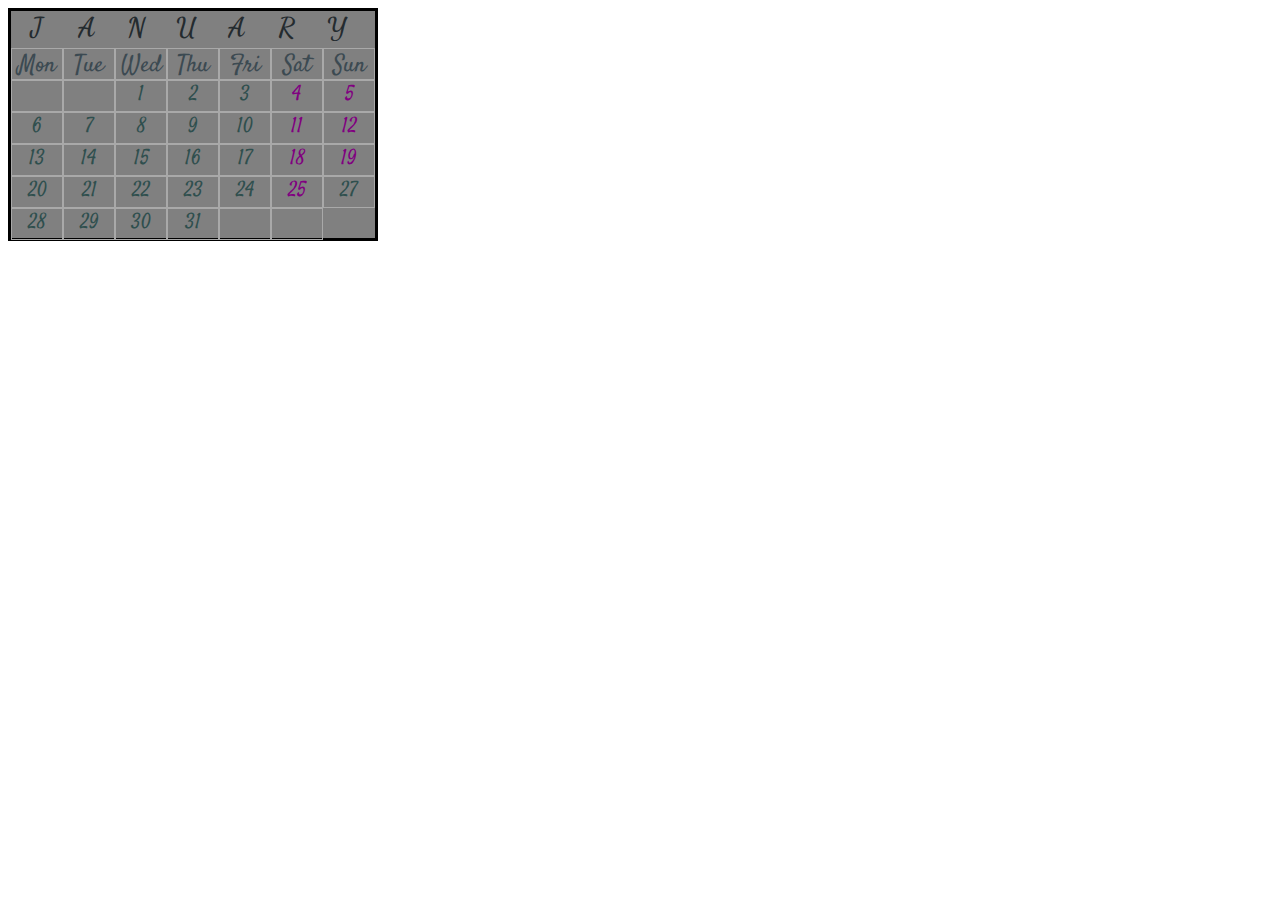
<file: homework3/index.html>
<!DOCTYPE html>
<html lang="en">
  <head>
    <meta charset="UTF-8" />
    <meta name="viewport" content="width=device-width, initial-scale=1.0" />
    <meta http-equiv="X-UA-Compatible" content="ie=edge" />
    <title>Calendar</title>
    <link rel="stylesheet" href="style.css" />
    <link
      href="https://fonts.googleapis.com/css?family=Satisfy&display=swap"
      rel="stylesheet"
    />
    <link
      href="https://fonts.googleapis.com/css?family=Dancing+Script&display=swap"
      rel="stylesheet"
    />
  </head>

  <body>
    <div class="january">
      <div class="month">
        <div>J</div>
        <div>A</div>
        <div>N</div>
        <div>U</div>
        <div>A</div>
        <div>R</div>
        <div>Y</div>
      </div>
      <div class="daysOfWeek">
        <div>Mon</div>
        <div>Tue</div>
        <div>Wed</div>
        <div>Thu</div>
        <div>Fri</div>
        <div>Sat</div>
        <div>Sun</div>
      </div>
      <div class="dates">
          <div></div>
          <div></div>
          <div>1</div>
          <div>2</div>
          <div>3</div>
          <div class="holiday">4</div>
          <div class="holiday">5</div>
          <div>6</div>
          <div>7</div>
          <div>8</div>
          <div>9</div>
          <div>10</div>
          <div class="holiday">11</div>
          <div class="holiday">12</div>
          <div>13</div>
          <div>14</div>
          <div>15</div>
          <div>16</div>
          <div>17</div>
          <div class="holiday">18</div>
          <div class="holiday">19</div>
          <div>20</div>
          <div>21</div>
          <div>22</div>
          <div>23</div>
          <div>24</div>
          <div class="holiday">25</div>
          <div>27</div>
          <div>28</div>
          <div>29</div>
          <div class="today">30</div>
          <div>31</div>
          <div class="holiday"></div>
          <div class="holiday"></div>
        </div>
      </div>
    </div>
  </body>
</html>
</file>
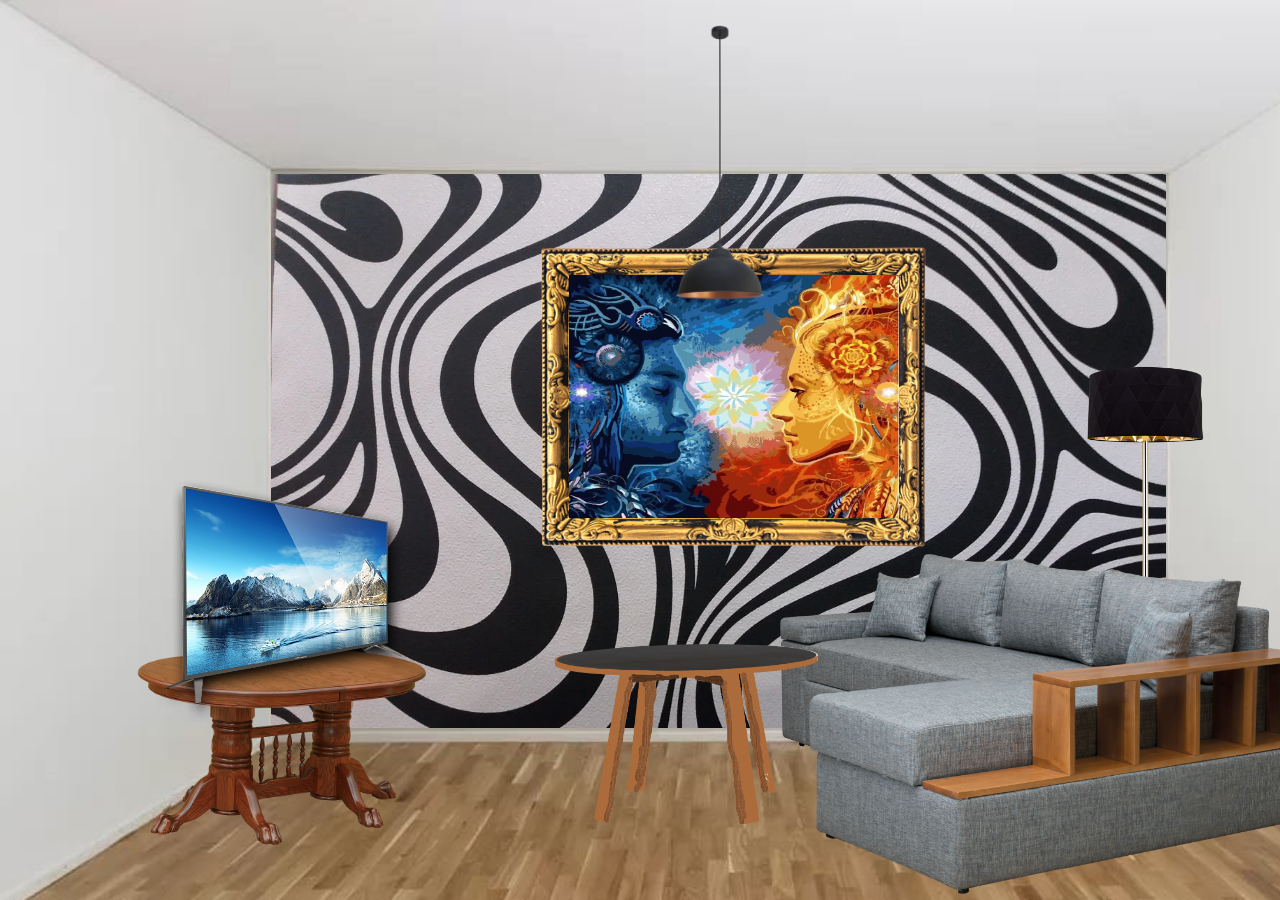
<file: homework4/index.html>
<!DOCTYPE html>
<html lang="en">
<head>
    <meta charset="UTF-8">
    <meta name="viewport" content="width=device-width, initial-scale=1.0">
    <meta http-equiv="X-UA-Compatible" content="ie=edge">
    <title>Document</title>
    <link rel="stylesheet" href="style.css">
</head>
<body>
    <div class="room">
        <div class="oboi"></div>
        <div class="sofa"><img src="pictures/sofa.png" style="height: 340px;"></div>
        <div class="lamp"><img src="pictures/lamp.png" style="height: 280px;"></div>
        <div class="torsher"><img src="pictures/torsher.png" style="height: 400px;"> </div>
        <div class="stol"><img src="pictures/stol.png" style="height: 180px;"></div>
        <div class="stol2"><img src="pictures/stol2.png" style="height: 210px;"></div>
        <div class="tv"><img src="pictures/tv.png" style="height: 250px;"></div>
        <div class="kartina">
            <div class="ramka"><img src="pictures/ramka.png" style="height: 310px;"></div>
            <div class="polotno"><img src="pictures/polotno.jpg" style="height: 243px; width: 330px;"></div>
        </div>
    </div>

</body>
</html>
</file>
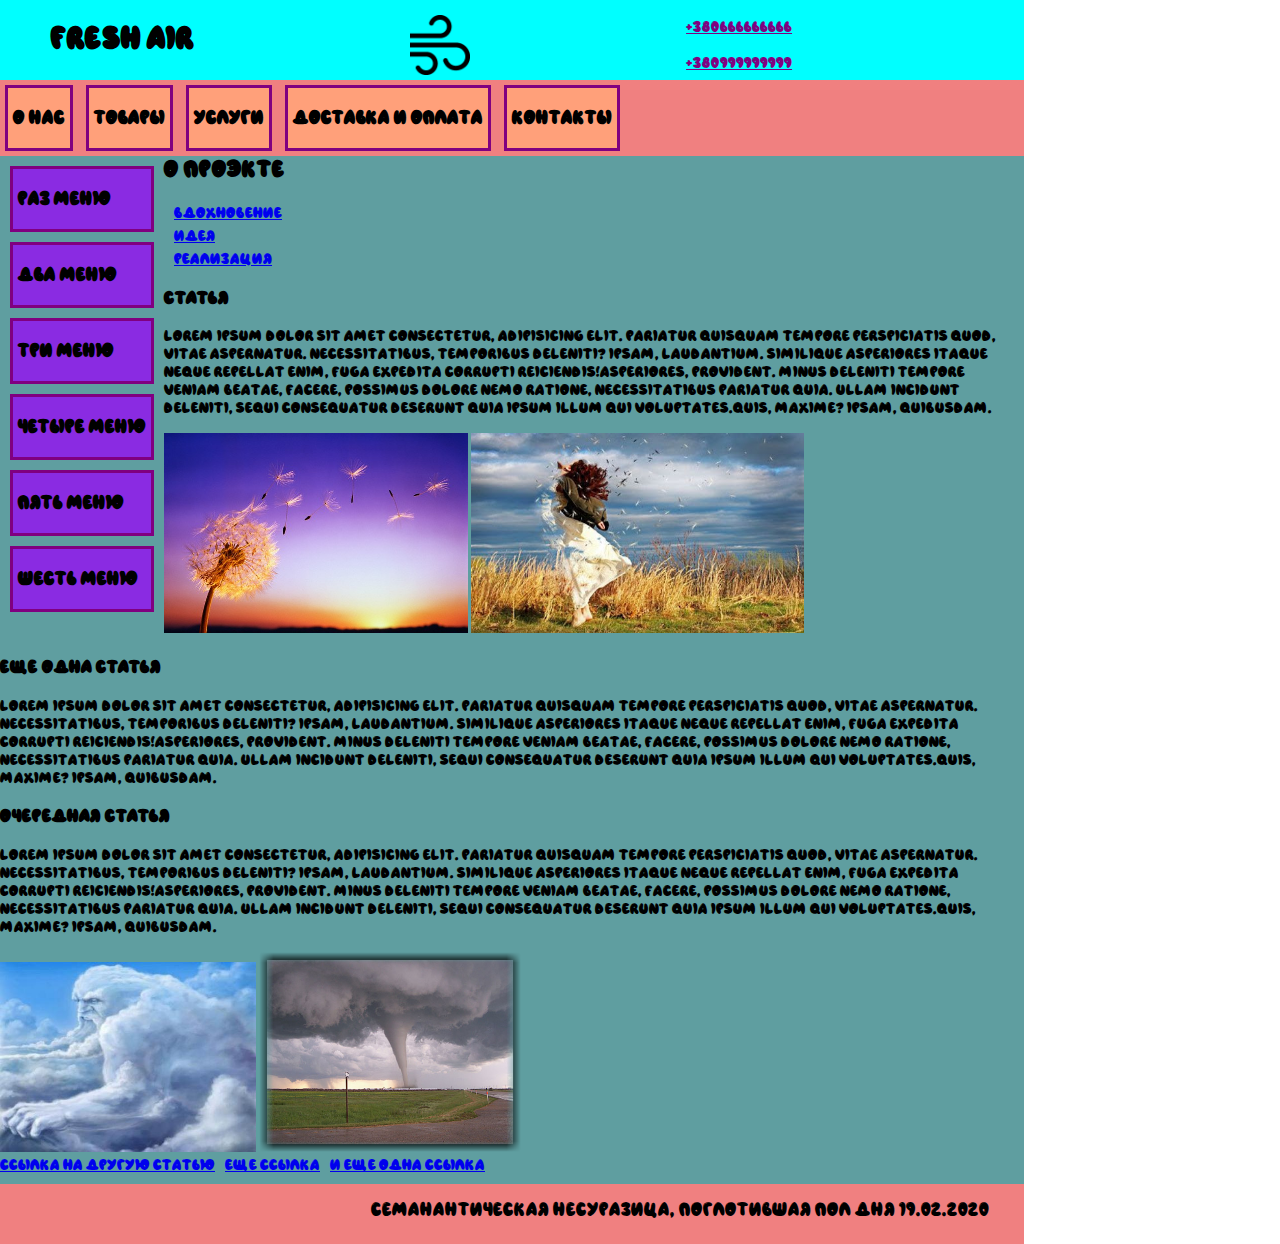
<file: homework5/index.html>
<!DOCTYPE html>
<html lang="en">
<style>
    @font-face {
    font-family: 'MurreyC'; 
    src: url(fonts/MurreyC.ttf);}
    @font-face {
        font-family: 'airfool';
        src: url(fonts/airfool.ttf);
    }
</style>
<head>
    <meta charset="UTF-8">
    <meta name="viewport" content="width=device-width, initial-scale=1.0">
    <title>Site</title>
    <link rel="stylesheet" href="style.css">
</head>
<body>
        <header>
            <div class="wrapper">
                <h1>Fresh Air®</h1>
                <div class="logo"><img src="pic/air.png" style="height: inherit;"></div>
                <div class="phone">
                    <a class="phone_vodaphone" href="tel:+380666666666">+380666666666</a>
                    <br>
                    <a class="phone_kyivstar" href="tel:+380999999999">+380999999999</a>
                </div>
            </div>
        </header>
        <nav>
            <div class="wrapper">
               <ul class="horizontal-menu">
                    <li><a href="javascript: void(0)">О нас</a></li>
                    <li><a href="javascript: void(0)">Товары</a></li>
                    <li><a href="javascript: void(0)">Услуги</a></li>
                    <li><a href="javascript: void(0)">Доставка и оплата</a></li>
                    <li><a href="javascript: void(0)">Контакты</a></li>
               </ul>
            </div>
        </nav>
        <aside>
            <div class="wrapper">
                <ul class="vertical-menu">
                    <li><a href="javascript: void(0)">раз меню</a></li>
                    <li><a href="javascript: void(0)">два меню</a></li>
                    <li><a href="javascript: void(0)">три меню</a></li>
                    <li><a href="javascript: void(0)">четыре меню</a></li>
                    <li><a href="javascript: void(0)">пять меню</a></li>
                    <li><a href="javascript: void(0)">шесть меню</a></li>
               </ul>        
            </div>
        </aside>
        <main>
            <section>
                <header>
                  <h2>О проэкте</h2>
                    <nav>
                      <ul>
                        <li><a href="javascript: void(0)">Вдохновение</a></li>
                        <li><a href="javascript: void(0)">Идея</a></li>
                        <li><a href="javascript: void(0)">Реализация</a></li>
                      </ul>
                    </nav>
                </header>
                <section>
                  <h3>Статья</h3>
                    <p>Lorem ipsum dolor sit amet consectetur, adipisicing elit. Pariatur quisquam tempore perspiciatis quod, vitae aspernatur.
                        
                        
                        Necessitatibus, temporibus deleniti? Ipsam, laudantium. Similique asperiores itaque neque repellat enim, fuga expedita
                         
                        corrupti reiciendis!Asperiores, provident. Minus deleniti tempore veniam beatae, facere, possimus dolore nemo ratione,
                          necessitatibus pariatur quia. Ullam incidunt deleniti, sequi consequatur deserunt quia ipsum illum qui voluptates.Quis, maxime? Ipsam, quibusdam.
                        </p>
                        <img src="pic/oduvanchik.jpg" style="height: 200px;">
                        <img src="pic/hz.jpg" style="height: 200px;">
                </section>
                <section>
                  <h3>Еще одна статья</h3>
                    <p>Lorem ipsum dolor sit amet consectetur, adipisicing elit. Pariatur quisquam tempore perspiciatis quod, vitae aspernatur.
                        
                        
                        Necessitatibus, temporibus deleniti? Ipsam, laudantium. Similique asperiores itaque neque repellat enim, fuga expedita
                         
                        corrupti reiciendis!Asperiores, provident. Minus deleniti tempore veniam beatae, facere, possimus dolore nemo ratione,
                          necessitatibus pariatur quia. Ullam incidunt deleniti, sequi consequatur deserunt quia ipsum illum qui voluptates.Quis, maxime? Ipsam, quibusdam.
                        </p>
                </section>
                <section>
                  <h3>Очередная статья</h3>
                    <p>Lorem ipsum dolor sit amet consectetur, adipisicing elit. Pariatur quisquam tempore perspiciatis quod, vitae aspernatur.
                        
                        
                        Necessitatibus, temporibus deleniti? Ipsam, laudantium. Similique asperiores itaque neque repellat enim, fuga expedita
                         
                        corrupti reiciendis!Asperiores, provident. Minus deleniti tempore veniam beatae, facere, possimus dolore nemo ratione,
                          necessitatibus pariatur quia. Ullam incidunt deleniti, sequi consequatur deserunt quia ipsum illum qui voluptates.Quis, maxime? Ipsam, quibusdam.
                        </p>
                        <img src="pic/wind.jpg" style="height: 190px;">
                        <img src="pic/huricane.png" style="height: 200px;">
                </section>
                <footer>
                  <a href="javascript: void(0)">Ссылка на другую статью</a>
                  <a href="javascript: void(0)">Еще ссылка</a>
                  <a href="javascript: void(0)">И еще одна ссылка</a>
                </footer>
            </section>
        </main>
        <footer>
            <div class="wrapper">
                <div>Семанантическая несуразица, поглотившая пол дня 19.02.2020 &copy;</div>
        </footer>
</body>
</html>
</file>
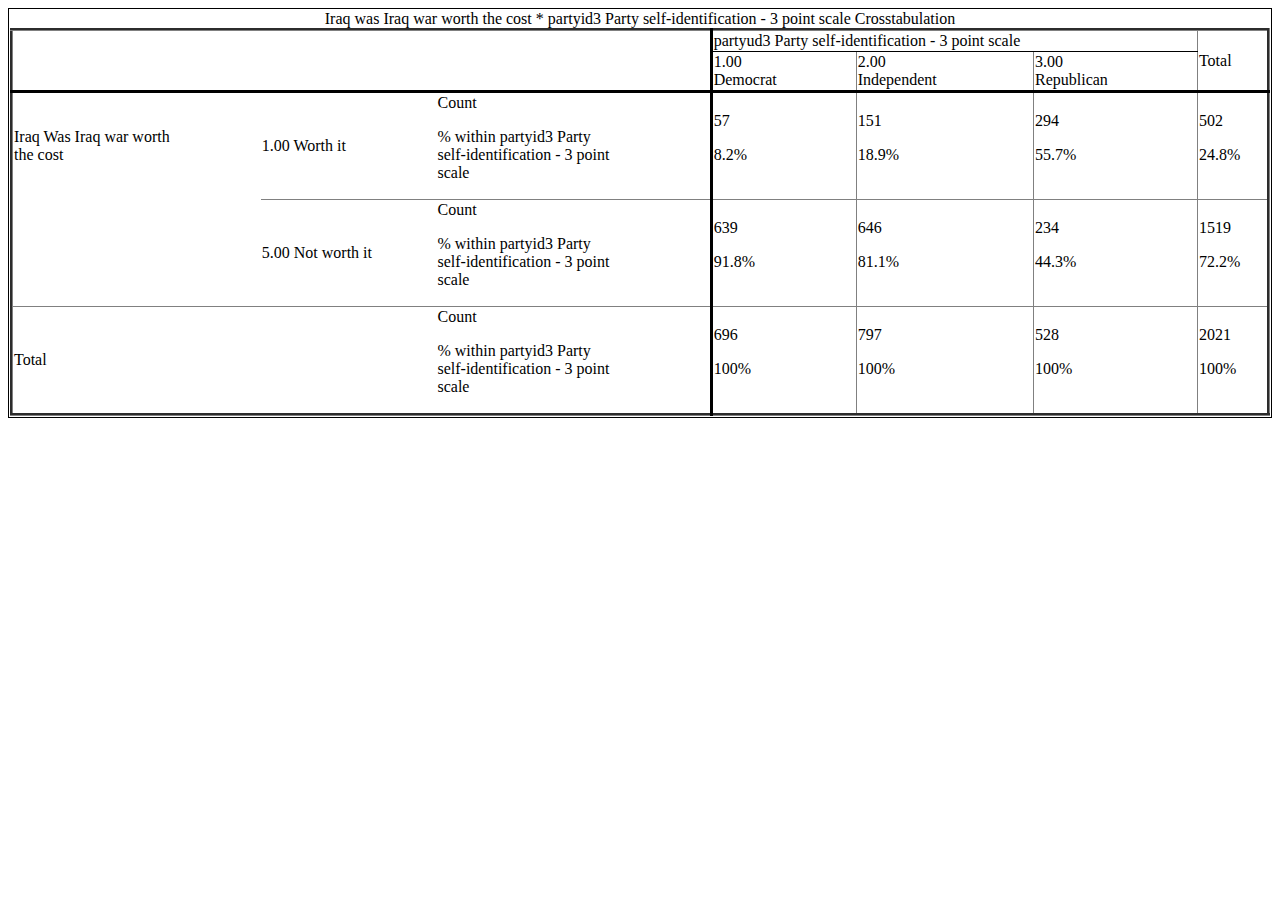
<file: homework6/index.html>
<!DOCTYPE html>
<html lang="en">
<head>
    <meta charset="UTF-8">
    <meta name="viewport" content="width=device-width, initial-scale=1.0">
    <title>Document</title>
    <link rel="stylesheet" href="style.css">
</head>
<body>
    <table border="3" width="100%" class="tab">
        <caption>
            Iraq was Iraq war worth the cost * partyid3 Party self-identification - 3 point scale Crosstabulation
        </caption>
        <thead>
            <tr>
                <td colspan="3" rowspan="2"></td>
                <td colspan="3">partyud3 Party self-identification - 3 point scale</td>
                <td rowspan=2>Total</td>
            </tr>
            <tr>
                <td>1.00<br>Democrat</td>
                <td>2.00<br>Independent</td>
                <td>3.00<br>Republican</td>
            </tr>
        </thead>
        <tbody>
            <tr>
                <td>Iraq Was Iraq war worth<br>the cost</td>
                <td>1.00 Worth it</td>
                <td>Count<p> % within partyid3 Party<br>self-identification - 3 point<br>scale</p></td>
                <td>57<p>8.2%</p></td>
                <td>151<p>18.9%</p></td>
                <td>294<p>55.7%</p></td>
                <td>502<p>24.8%</p></td>
            </tr>
            <tr>
                <td></td>
                <td>5.00 Not worth it</td>
                <td>Count<p> % within partyid3 Party<br>self-identification - 3 point<br>scale</p></td>
                <td>639<p>91.8%</p></td>
                <td>646<p>81.1%</p></td>
                <td>234<p>44.3%</p></td>
                <td>1519<p>72.2%</p></td>
            </tr>
            <tr>
                <td colspan="2">Total</td>
                <td>Count<p> % within partyid3 Party<br>self-identification - 3 point<br>scale</p></td>
                <td>696<p>100%</p></td>
                <td>797<p>100%</p></td>
                <td>528<p>100%</p></td>
                <td>2021<p>100%</p></td>
            </tr>
        </tbody>    
    </table>
</body>
</html>
</file>
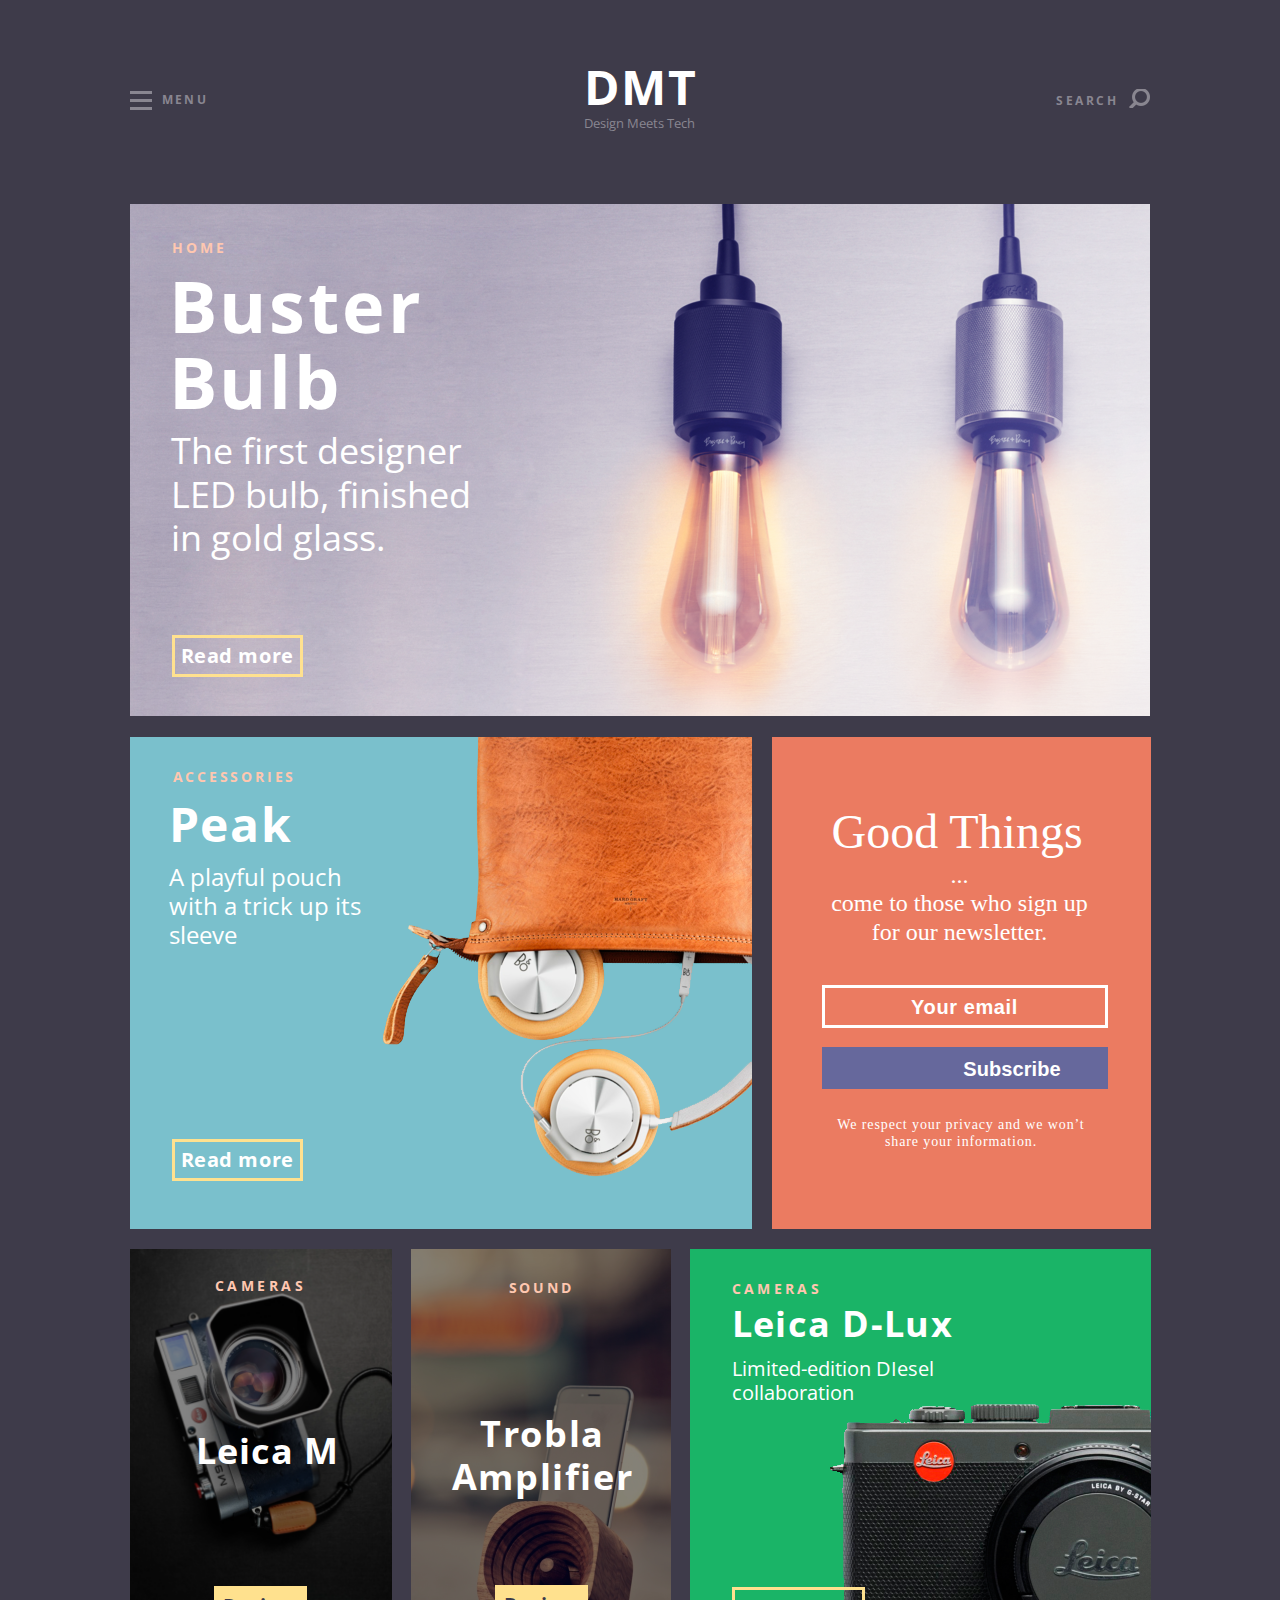
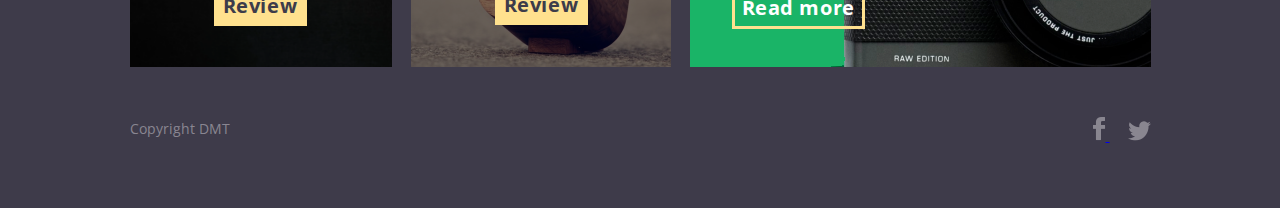
<file: homework7/index.html>
<!DOCTYPE html>
<html lang="en">
<head>
    <meta charset="UTF-8">
    <meta name="viewport" content="width=device-width, initial-scale=1.0">
    <title>Document</title>
    <style>
        @import url('https://fonts.googleapis.com/css?family=Open+Sans&display=swap');
    </style>
    <link rel="stylesheet" href="style.css">
    <link rel="stylesheet" href="media-queries.css">
</head>
<body>
    <header>
        <div class="wrapper">
            <div class="header">
                <div class="header__menu">
                    <a class="header__link header__menu-link" href="javascript:void(0)">
                        <div class="header__menu-icon"></div>
                        <div class="header__menu-text">MENU</div>
                    </a>
                </div>
                <div class="header__name name-header">
                    <div class="name-header__abbr">DMT</div>
                    <div class="name-header__full">Design Meets Tech</div>
                </div>
                <div class="header__search">
                    <a class="header__link header__search-link" href="javascript:void(0)">
                        <div class="header__search-text">SEARCH</div>
                        <div class="header__search-icon"></div>
                    </a>
                </div>
            </div>
        </div>
    </header> 

    <main>
        <div class="main">
            <div class="wrapper">
                <div class="main-container">
                    <div class="main__first-article first-article">
                        <div class="main__name-of-block first-article__name-of-block">Home</div>
                            <div class="main__caption first-article__caption">Buster<br> Bulb</div>
                            <div class="main__text first-article__text">
                                The first designer<br>
                                LED bulb, finished<br>
                                in gold glass.
                            </div>
                            <a class="main__button main__read-more-button first-article__read-more-button button
                            main__link first-article__link" href="javascript:void(0)">Read more</a>
                    </div>

                    <div class="main__second-article second-article">
                        <div class="main__name-of-block second-article__name-of-block">Accessories</div>
                            <div class="main__caption second-article__caption">Peak</div>
                            <div class="main__text second-article__text">
                                A playful pouch<br>
                                with a trick up its<br>
                                sleeve
                            </div>
                            <a class="main__button main__read-more-button second-article__read-more-button button 
                            main__link second-article__link" href="javascript:void(0)">Read more</a>
                    </div>
                    

                    <div class="main__third-article third-article">
                            <div class="third-article__caption">Good Things</div>
                            <div class="third-article__text">
                                ...<br>
                                come to those who sign up<br>
                                for our newsletter.
                            </div>
                        <form>
                            <input type="text" placeholder="Your email" class="main__link email__link third-article__email-input button main__button" />
                            <button type="submit" class="main__link third-article__link third-article__subscribe-btn button main__button">Subscribe</button>
                        </form>
                        <div class="third-article__bottom">
                            We respect your privacy and we won’t<br>
                            share your information.
                        </div>
                    </div>
                    

                    <div class="main__fourth-article fourth-article">
                        <div class="main__name-of-block fourth-article__name-of-block">Cameras</div>
                            <div class="main__caption fourth-article__caption">Leica M</div>
                            <a class="main__link fourth-article__link main__button fourth-article__review-btn button review-btn" href="javascript:void(0)">Review</a>
                    </div>

                    <div class="main__fifth-article fifth-article article-fifth-article">
                        <div class="main__name-of-block fifth-article__name-of-block">Sound</div>
                            <div class="main__caption fifth-article__caption">
                                Trobla<br>
                                Amplifier
                            </div>
                            <a class="main__link fifth-article__link main__button main__button fifth-article__review-btn button review-btn" href="javascript:void(0)">Review</a>
                    </div>

                    <div class="main__sixth-article sixth-article">
                        <div class="main__name-of-block sixth-article__name-of-block">Cameras</div>
                            <div class="main__caption sixth-article__caption">Leica D-Lux</div>
                            <div class="main__text sixth-article__text">
                                Limited-edition DIesel<br>
                                collaboration
                            </div>
                            <a class="main__link sixth-article__link main__button main__read-more-button sixth-article__read-more-button button" href="javascript:void(0)">Read more</a>
                    </div>
                </div>
            </div>
        </div>    
    </main>

    <footer>
        <div class="wrapper">
            <div class="footer">
                <div class="footer__copyright copyright">Copyright DMT</div>
                <div class="footer__social-n-container social-n-container">
                    <a class="footer__link social-n-container__facebook" href="javascript:void(0)">
                        <img class="social-n-container__facebook-icon" src="img/i-facebook.png" alt="facebook">
                    </a>
                    <a class="footer__link social-n-container__twitter" href="javascript:void(0)">
                        <img class="social-n-container__twitter-icon" src="img/i-twitter.png" alt="twitter">
                    </a>
                </div>
            </div>
        </div>    
    </footer>
</body>
</html>

<!-- 

кнопки одинаковые. Паддинги только лево и право. без ширины text-align center, justify-content: ; line-height: ;

в нжних трех блоках и в форме сделать центрирование вложенных элементов. Под кнопкой а еще слева,= и  сверху от контента паддинги

сделать тримминг суми и фотика
-->
</file>
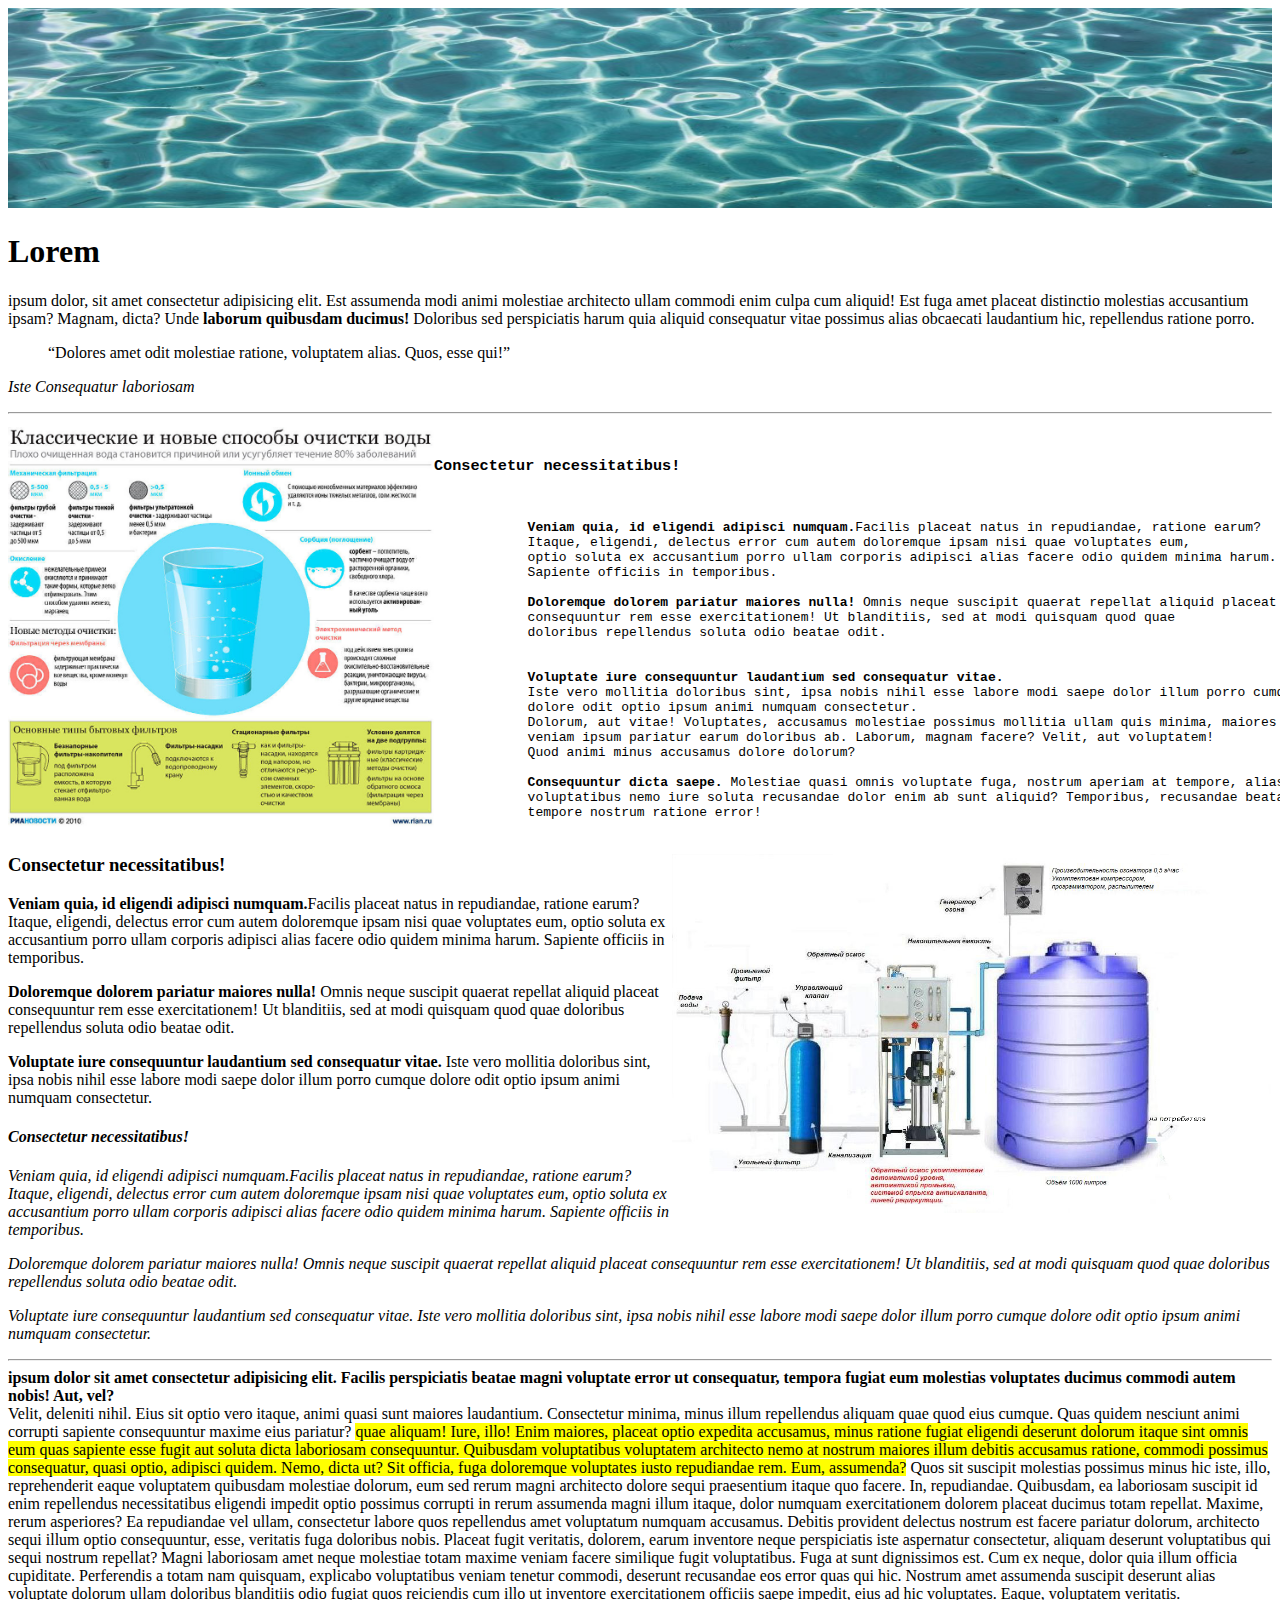
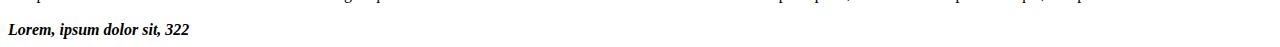
<file: lesson2/index.html>
<!DOCTYPE html>
<html lang="en">
<head>
    <meta charset="UTF-8">
    <meta name="viewport" content="width=device-width, initial-scale=1.0">
    <meta http-equiv="X-UA-Compatible" content="ie=edge">
    <title>Water</title>
</head>
<body>
    <div>
        <img src="jpg/water5.jpg" alt="water" style="height: 200px; width: 100%;">
    </div>
    <div>
        <h1>Lorem</h1>
        <p>
            ipsum dolor, sit amet consectetur adipisicing elit. Est assumenda modi animi molestiae architecto ullam commodi enim culpa cum aliquid! Est fuga amet placeat distinctio molestias accusantium ipsam? Magnam, dicta?
            Unde <strong>laborum quibusdam ducimus!</strong> Doloribus sed perspiciatis harum quia aliquid consequatur vitae possimus alias obcaecati laudantium hic, repellendus ratione porro. 
            <blockquote><q>Dolores amet odit molestiae ratione, voluptatem alias. Quos, esse qui!</q></blockquote>
            <cite>Iste Consequatur laboriosam</cite>
        </p>
        <hr>
    </div>

    <div>
        <img src="jpg/water3.jpg" height="400" style="float: left;">
        <pre>
            <h3>Consectetur necessitatibus!</h3>
            
            <b>Veniam quia, id eligendi adipisci numquam.</b>Facilis placeat natus in repudiandae, ratione earum?
            Itaque, eligendi, delectus error cum autem doloremque ipsam nisi quae voluptates eum,
            optio soluta ex accusantium porro ullam corporis adipisci alias facere odio quidem minima harum.
            Sapiente officiis in temporibus.
            
            <b>Doloremque dolorem pariatur maiores nulla!</b> Omnis neque suscipit quaerat repellat aliquid placeat
            consequuntur rem esse exercitationem! Ut blanditiis, sed at modi quisquam quod quae
            doloribus repellendus soluta odio beatae odit.
            
            
            <b>Voluptate iure consequuntur laudantium sed consequatur vitae.</b>
            Iste vero mollitia doloribus sint, ipsa nobis nihil esse labore modi saepe dolor illum porro cumque
            dolore odit optio ipsum animi numquam consectetur.
            Dolorum, aut vitae! Voluptates, accusamus molestiae possimus mollitia ullam quis minima, maiores
            veniam ipsum pariatur earum doloribus ab. Laborum, magnam facere? Velit, aut voluptatem!
            Quod animi minus accusamus dolore dolorum?
            
            <b>Consequuntur dicta saepe.</b> Molestiae quasi omnis voluptate fuga, nostrum aperiam at tempore, alias
            voluptatibus nemo iure soluta recusandae dolor enim ab sunt aliquid? Temporibus, recusandae beatae
            tempore nostrum ratione error!
        </pre>
    </div>
    <div>
        <img src="jpg/water2.jpg" alt="rules" style="float: right; width: 600px;">
        <h3>Consectetur necessitatibus!</h3>
        
        <p><b>Veniam quia, id eligendi adipisci numquam.</b>Facilis placeat natus in repudiandae, ratione earum?
        Itaque, eligendi, delectus error cum autem doloremque ipsam nisi quae voluptates eum,
        optio soluta ex accusantium porro ullam corporis adipisci alias facere odio quidem minima harum.
        Sapiente officiis in temporibus.</p>
        
        <p><b>Doloremque dolorem pariatur maiores nulla!</b> Omnis neque suscipit quaerat repellat aliquid placeat
        consequuntur rem esse exercitationem! Ut blanditiis, sed at modi quisquam quod quae
        doloribus repellendus soluta odio beatae odit.</p>
        
        
        <p><b>Voluptate iure consequuntur laudantium sed consequatur vitae.</b>
        Iste vero mollitia doloribus sint, ipsa nobis nihil esse labore modi saepe dolor illum porro cumque
        dolore odit optio ipsum animi numquam consectetur.</p>

        <i>
            <h4>Consectetur necessitatibus!</h4>
        
            <p>Veniam quia, id eligendi adipisci numquam.Facilis placeat natus in repudiandae, ratione earum?
            Itaque, eligendi, delectus error cum autem doloremque ipsam nisi quae voluptates eum,
            optio soluta ex accusantium porro ullam corporis adipisci alias facere odio quidem minima harum.
            Sapiente officiis in temporibus.</p>
            
            <p>Doloremque dolorem pariatur maiores nulla! Omnis neque suscipit quaerat repellat aliquid placeat
            consequuntur rem esse exercitationem! Ut blanditiis, sed at modi quisquam quod quae
            doloribus repellendus soluta odio beatae odit.</p>
            
            
            <p>Voluptate iure consequuntur laudantium sed consequatur vitae.
            Iste vero mollitia doloribus sint, ipsa nobis nihil esse labore modi saepe dolor illum porro cumque
            dolore odit optio ipsum animi numquam consectetur.</p>
        </i>
    </div>
    <hr>
    <div>
        <strong>ipsum dolor sit amet consectetur adipisicing elit. Facilis perspiciatis beatae magni voluptate error ut consequatur, tempora fugiat eum molestias voluptates ducimus commodi autem nobis! Aut, vel?</strong> 
        <br>Velit, deleniti nihil.
        Eius sit optio vero itaque, animi quasi sunt maiores laudantium. Consectetur minima, minus illum repellendus aliquam quae quod eius cumque. Quas quidem nesciunt animi corrupti sapiente consequuntur maxime eius pariatur?
        <mark>quae aliquam! Iure, illo! Enim maiores, placeat optio expedita accusamus, minus ratione fugiat eligendi deserunt dolorum itaque sint omnis eum quas sapiente esse fugit aut soluta dicta laboriosam consequuntur.
        Quibusdam voluptatibus voluptatem architecto nemo at nostrum maiores illum debitis accusamus ratione, commodi possimus consequatur, quasi optio, adipisci quidem. Nemo, dicta ut? Sit officia, fuga doloremque voluptates iusto repudiandae rem.
        Eum, assumenda?</mark> Quos sit suscipit molestias possimus minus hic iste, illo, reprehenderit eaque voluptatem quibusdam molestiae dolorum, eum sed rerum magni architecto dolore sequi praesentium itaque quo facere. In, repudiandae.
        Quibusdam, ea laboriosam suscipit id enim repellendus necessitatibus eligendi impedit optio possimus corrupti in rerum assumenda magni illum itaque, dolor numquam exercitationem dolorem placeat ducimus totam repellat. Maxime, rerum asperiores?
        Ea repudiandae vel ullam, consectetur labore quos repellendus amet voluptatum numquam accusamus. Debitis provident delectus nostrum est facere pariatur dolorum, architecto sequi illum optio consequuntur, esse, veritatis fuga doloribus nobis.
        Placeat fugit veritatis, dolorem, earum inventore neque perspiciatis iste aspernatur consectetur, aliquam deserunt voluptatibus qui sequi nostrum repellat? Magni laboriosam amet neque molestiae totam maxime veniam facere similique fugit voluptatibus.
        Fuga at sunt dignissimos est. Cum ex neque, dolor quia illum officia cupiditate. Perferendis a totam nam quisquam, explicabo voluptatibus veniam tenetur commodi, deserunt recusandae eos error quas qui hic.
        Nostrum amet assumenda suscipit deserunt alias voluptate dolorum ullam doloribus blanditiis odio fugiat quos reiciendis cum illo ut inventore exercitationem officiis saepe impedit, eius ad hic voluptates. Eaque, voluptatem veritatis.
    </div>
    <div>
        <br>
        <strong><address>Lorem, ipsum dolor sit, 322</address></strong>
    </div>
</body>

</html>
</file>
<file: homework3/style.css>
.january {
    background-color: grey;
    border: 3px solid black;
    font-family: 'Satisfy', cursive;
    text-align: center;
    color: rgb(47, 79, 78);
}

.january {
    height: 227px;
    width: 364px;
}

.daysOfWeek {
    width: inherit;
    height: 30px;
    font-size: 1.5em;
    font-family: inherit;
    font-weight: 300;
    color: rgb(60, 74, 82);
}

.daysOfWeek div {
    width: 50px;
    float: left;
    height: 30px;
    border: 1px solid darkgrey;
}

.dates {
    width: inherit;
    font-size: 1.3em;
    font-family: inherit;
}

.clear {
    clear: both;
}

.dates {
    height: 32px;
    width: inherit;

}

.dates div {
    width: 50px;
    height: 30px;
    float: left;
    border: 1px solid darkgrey;
}

.fifthWeek .today {
    border: 1px solid rgb(109, 17, 35);
}

.dates .holiday {
    color: purple;
}


.month div {
    width: 50px;
    float: left;
    height: 30px;
}

.month {
    width: inherit;
    height: 32px;
    font-size: 1.7em;
    font-family: 'Dancing Script', cursive;
    font-weight: 700;
    color: rgb(36, 43, 47);
    margin-bottom: 5px;
    float: left;
}
</file>
<file: homework4/style.css>
body {
    margin: 0px;
}
.room {
    height: 900px;
    width: 1440px;
    background-image: url(pictures/room.jpg);
    background-size: 100%;
}
.oboi {
    height: 554px;
    width: 895px;
    background-image: url(pictures/oboi.jpg);
    background-size: 100%;
    position: relative;
    top: 174px;
    left: 271px;
}
.sofa {
    width: 50px;
    height: 50px;
    position: relative;
    top: 0px;
    left: 780px;
    z-index: 2;
}
.lamp {
    width: 50px;
    height: 50px;
    position: relative;
    top: -580px;
    left: 580px;
    z-index: 3;
}
.torsher {
    width: 50px;
    height: 50px;
    position: relative;
    top: -290px;
    left: 950px;
    z-index: 1;
}
.stol {
    width: 50px;
    height: 50px;
    position: relative;
    top: -60px;
    left: 555px;
    z-index: 3;
}
.stol2 {
    width: 50px;
    height: 50px;
    position: relative;
    top: -114px;
    left: 128px;
    z-index: 3;
}
.tv {
    width: 50px;
    height: 50px;
    position: relative;
    top: -327px;
    left: 153px;
    z-index: 3;
}
.kartina {
    width: 500px;
    height: 500px;
    position: relative;
    top: -612px;
    left: 535px;
}
.ramka {
    position: absolute;
    z-index: 1;
}
.polotno {
    position: relative;
    top: 33px;
    left: 34px;
    z-index: 2;
}
</file>
<file: homework5/style.css>
body {
  margin: 0px;
  max-width: 1024px;
}

.wrapper {
  margin-right: auto;
  margin-left:  auto;
  max-width: 1024px;
  min-width: 360px;
}
header .wrapper {
  display: flex;
  align-items: center;
}

header div {
  display: flex;
  flex-wrap: nowrap;
  background-color: aqua;
}
.logo {
  margin-top: 10px;
  margin-left: 15%;
  height: 60px;
  width: 15%;
}
.wrapper h1 {
  width: 20%;
  padding-left: 5%;
}
menu {
  width: 70%;
}
.phone {
  margin-top: 10px;
  margin-left: 12%;
  display: block;
}
.phone a{
    color: purple;
    display: block;
}

nav div ul li {
  list-style-type: none;
  display: inline-table;
  margin: 5px;
}
nav div ul li a {
  font-size: 1.2em;
  font-weight: 600;
  display: flex;
  align-items: center;
  padding: 10px 10px;
  text-decoration: none;
  border: 3px solid purple;
  padding: 5px;
  color: #000;
  height: 5vw;
  min-height: 30px;
  max-height: 50px;
  text-align: center;
  background: lightsalmon;
}
nav div ul li a:hover {
  box-shadow: 0 0 5px rgba(0,0,0,0.5);
  background: linear-gradient(to bottom, gray, darkgrey);
  color: lightsalmon;
}

nav div{
  background-color: lightcoral;
  
}

.horizontal-menu {
margin: 0;
padding-left: 0;
}


aside .wrapper {
  margin-right: auto;
  margin-left:  auto;
  max-width: 256px;
  min-width: 90px;
}
aside {
  float: left;
}
aside div ul li {
  list-style-type: none;
  margin: 10px;
}
aside div ul li a {
  font-size: 1.2em;
  font-weight: 600;
  display: flex;
  align-items: center;
  padding: 10px 10px;
  text-decoration: none;
  border: 3px solid purple;
  padding: 5px;
  color: #000;
  height: 5vw;
  min-height: 30px;
  max-height: 50px;
  text-align: center;
  background: blueviolet;
}
aside div ul li a:hover {
  box-shadow: 0 0 5px rgba(0,0,0,0.5);
  background: linear-gradient(to bottom, darkgrey, black);
  color: darkblue;
}
aside div ul:first-child(0) {
  margin-top: 0px;
}
aside div ul {
  overflow: auto;
}
aside div{
  background-color: cadetblue;
}
.vertical-menu {
margin: 0;
padding-left: 0;
}

main .wrapper {
  margin-right: auto;
  margin-left:  auto;
  max-width: 768px;
  min-width: 270px;
}
main {
  background: cadetblue;
  display: block;
  overflow: visible;
}
main section header h2 {
  margin-top: 0px;
}
main section header nav ul li{
  margin-top: 5px;
  list-style-type: none;
}
main section header nav ul li a{
  margin-left: 10px;
}
main section header ul {
  margin: 0px;
}
main section footer a{
  margin-right: 10px;
}
main section footer {
display: flex;  
padding-bottom: 10px;
}

footer .wrapper{
  height: 60px;
  background: lightcoral;
  text-align: center;
}
footer .wrapper div {
  font-size: 1.2em;
  float: right;
  margin: 15px;
}

body {
  font-family: 'airfool';
}
</file>
<file: homework6/style.css>
tbody tr td:nth-child(1),
tbody tr td:nth-child(2),
tbody tr td:nth-child(3) {
    border-right: 0;
}
tbody tr td:nth-child(2)
{
border-left: 0;
}
tbody tr:not(:last-child) td:nth-child(3){
border-left: 0;
}
tbody tr:first-child td:first-child{
    border-bottom: 0;
}
tbody tr:nth-child(2) td:first-child{
    border-top: 0;
}
table {
    border-collapse: collapse;
}
body {
    border: 1px solid #000;
    padding: 1px;
}
thead {
    border-bottom: 3px solid #000;
}
thead tr:first-child td:first-child,
tbody tr:not(:last-child) td:nth-child(3),
tbody tr:last-child td:nth-child(2) {
    border-right: 3px solid #000;
}
</file>
<file: homework7/style.css>
.wrapper {
margin: auto;
max-width: 1021px;
min-width: 420px;
}

body {
    background-color: #3e3b4a;
    /* height: 1800px; */
    font-family: 'Open Sans', sans-serif;
    margin: 0;
}

.header {
    flex-flow: row nowrap;
    justify-content: space-between;
    display: flex;
}

.header__menu{
margin: 90px 0 93px 0;
}
.header__menu-link {
    display: flex;
    font-size: 12px;
    color: rgb(137, 134, 145);
    font-weight: bold;
    line-height: 1.2;
    text-align: left;
    text-decoration: none;
}
.header__menu-text {
    margin: 3px 0 3px 10px;
    letter-spacing: 0.2em;
}
.header__menu-icon {
    height: 19px;
    width: 22px;
    margin: 1px 0 1px 0;
    background-image: url(img/i-menu.png);
    background-repeat: no-repeat;
}

.name-header {
    margin: 58px 0 61px 0;
    padding-left: 17px;
}
.name-header__abbr{
    color: #ffffff;
    font-size: 48px;
    font-weight: bold;
    line-height: 1.2;
    text-align: left;
    letter-spacing: 0.03em;
}
.name-header__full{
    color: #898691;
    font-size: 13px;
    line-height: 1.2;
}

.header__search{
margin: 90px 0 93px 0;
}
.header__search-link {
    display: flex;
    font-size: 12px;
    color: rgb(137, 134, 145);
    font-weight: bold;
    line-height: 1.2;
    text-align: left;
    text-decoration: none;
    margin: -2px 0 0 0;
}
.header__search-text {
    margin: 6px 10px 3px 0;
    letter-spacing: 0.215em;
}
.header__search-icon {
    height: 19px;
    width: 22px;
    margin: 1px 0 1px 0;
    background-image: url(img/i-search.png);
    background-repeat: no-repeat;
    background-position: center;
}

.main__text {
    color: rgb(255, 255, 255);
    text-align: left;
}
.main__caption {
    color: rgb(255, 255, 255);
    font-weight: bold;
    text-align: left;  
}
.main__name-of-block {
    font-size: 14px;
    color: rgb(255, 199, 176);
    font-weight: bold;
    text-align: left;
    text-transform: uppercase;
    letter-spacing: 0.2em;
}

.main__first-article {
    background: url(img/featured-article__l1-gradient-with-bulbs-background.png);
    background-repeat: no-repeat;
    background-position: cover;
    flex-basis: 1021px;
    margin-bottom: 19px;
}

.main__first-article:nth-child(1) {
    padding-left: 41px;
}

.first-article__name-of-block {
    padding: 37px 0 0 1px;
    letter-spacing: 0.22em;
}
.first-article__caption{
    font-size: 72px;
    line-height: 1.056;
    margin: 12px 0 0 -2px;
    letter-spacing: 0.039em;
}
.first-article__text {
    font-size: 36px;
    line-height: 1.2;
    margin: 10px 0 76px 0px;
}
.main__button {
    display: inline-block;
    flex-basis: 100%;
    text-decoration: none;
    line-height: 36px;
    height: 36px;
    flex-direction: column;
    font-weight: bold;
    letter-spacing: 0.03em;
    text-align: center;
    justify-content: center;
    font-size: 20px;
    padding: 0 6px 0 6px;
    border: 3px solid #ffe18f;
}
.main__read-more-button {
    color: white;
}
.first-article__read-more-button {
    margin: 0 0 41px 1px;
}

.main__second-article {
    padding: 0 0 1px 0;
    background-color: #7ac0cc;
    background-image: url('./img/i-bag.png');
    background-repeat: no-repeat;
    background-position: 100% 0;
    flex-basis: 622px;
    margin-bottom: 20px;
}
.second-article__name-of-block {
    padding: 33px 0 0 43px;
}
.second-article__caption {
    padding: 0px 0 0 39px;
    font-size: 48px;
    line-height: 1.583;
    margin: 2px 0 0 0;
    letter-spacing: 0.04em;
}
.second-article__text {
    font-size: 24px;
    line-height: 1.056;
    margin: 0 2px 100px 0;
    line-height: 1.21;
    padding-left: 39px;
}
.second-article__read-more-button {
    margin: 90px 0 0px 42px;
}

.main__third-article {
    background-color: rgb(235, 123, 97);
    flex-basis: 379px;
    margin-bottom: 20px;  
}
.third-article__caption {
    margin: 66px 0 0 60px;
    font-size: 48px;
    line-height: 1.2;
    font-family: "Times New Roman";
    color: rgb(255, 255, 255);
}
.third-article__text {
    font-size: 24px;
    font-family: "Times New Roman";
    color: rgb(255, 255, 255);
    line-height: 1.2;
    text-align: center;
    margin: 0 3px 38px 0;
}

.third-article__email-input {
    width: 280px;
    height: 17px;
    margin: 0 0 19px 50px;
    display: inline-block;
    text-decoration: none;
    line-height: 1.2;
    font-weight: bold;
    letter-spacing: 0.03em;
    text-align: center;
    font-size: 20px; 
    border: solid white 3px;
    padding: 10px 0 10px 0;
    background-color: rgb(235, 123, 97);
}
.third-article__email-input::placeholder {
    color: white;
}
.third-article__subscribe-btn {
    display: inline-block;
    margin: 0 0 28px 50px;
    width: 286px;
    height: 42px;
    text-decoration: none;
    line-height: 1.2;
    font-weight: bold;
    letter-spacing: 0.005em;
    font-size: 20px;   
    color: white;
    padding: 10px 0 10px 95px;
    background-color: rgb(102, 104, 156);
    border: 0;
}
.third-article__bottom {
    margin: 0 0 78px 0;
    font-size: 14px;
    font-family: "Myriad Pro";
    color: rgb(255, 255, 255);
    line-height: 1.2;
    text-align: center;
    letter-spacing: 0.063em;
}

.main__fourth-article {
    background-image: url(img/aeticle-slim__l1-background.png);
    background-repeat: no-repeat;
    background-size: cover;
    flex-basis: 262px;
}
.fourth-article__name-of-block {
    padding: 30px 0 0 85px;
    letter-spacing: 0.25em;
}
.fourth-article__caption {
    padding-left: 66px;
    margin: 120px 0 0px 0;
    font-size: 36px;
    color: rgb(255, 255, 255);
    font-weight: bold;
    line-height: 2.111;
    letter-spacing: 0.03em;
}
.review-btn {
    display: inline-block;
    text-decoration: none;
    text-align: center;
    padding: 0 0 0 0;
    font-weight: bold;
    letter-spacing: 0.03em;
    background-color: rgb(255, 225, 142);
    line-height: 1.2;
    font-size: 20px;   
    color: rgb(61, 60, 74);
    border: 0;
}
.fourth-article__review-btn {
    margin: 97px 0 0 84px;
}

.main__fifth-article {
    background-image: url(img/aeticle-slim2__l1-background.png);
    background-repeat: no-repeat;
    background-size: cover;
    flex-basis: 260px;
}
.fifth-article__name-of-block {
    margin: 32px 0 0 56px;
    padding: 0 0 0 42px;
}
.fifth-article__caption {
    margin: 117px 0 0 0;
    font-size: 36px;
    color: rgb(255, 255, 255);
    font-weight: bold;
    text-align: center;
    padding: 0 0 0 4px;
    line-height: 1.2;
    letter-spacing: 0.045em;
}
.review-btn {
    display: inline-block;
    text-decoration: none;
    color: white;
    text-align: center;
    padding: 8px 0 10px 0;
    width: 93px;
    height: 22px;
    font-weight: bold;
    letter-spacing: 0.03em;
    background-color: rgb(255, 225, 142);
    line-height: 1.2;
    font-size: 20px;   
    color: rgb(61, 60, 74);
}
.fifth-article__review-btn {
    margin: 87px 0 34px 84px;
}

.main__sixth-article {
    background-image: url(./img/i-camera.png);
    background-repeat: no-repeat;
    background-position: 100% 100%;
    flex-basis: 461px;
    background-color: #1ab467;
}
.sixth-article__name-of-block {
    padding: 33px 0 0px 42px;
    letter-spacing: 0.24em;
}
.sixth-article__caption {
    padding: 10px 0 0 42px;
    margin: 0 0 0 0;
    font-size: 48px;
    line-height: 1.583;
    letter-spacing: 0.04em;
    font-size: 36px;
    font-weight: bold;
    line-height: 1;
}
.sixth-article__text {
    margin: 15px 0 162px 0;
    padding: 0 0 0 42px;
    line-height: 1.2;
    font-size: 20px;
    line-height: 1.2;
}
.sixth-article__read-more-button {
    margin: 20px 0 38px 42px;
    padding: 0 7px 0 7px;
}

.footer {
    display: flex;
    justify-content: space-between;
    margin-top: 50px;
}
.footer__copyright {
    color: rgb(137, 134, 145);
    font-size: 14px;
    line-height: 1.2;
    margin: 4px 1px 71px 0;
}
.social-n-container__facebook {
    margin-right: 18px;
}

.main-container {
    display: flex;
    flex-wrap: wrap;
    justify-content: space-between;
}
body {
    line-height: 1;
}
</file>
<file: homework7/media-queries.css>
@media screen and (max-width: 1030px) {
    body {
    background-color: #3e3b4a;
    /* height: 1800px; */
    font-family: 'Open Sans', sans-serif;
    margin: 0;
    }
    .header {
        flex-flow: row nowrap;
        justify-content: space-between;
        display: flex;
    }
    .header__menu{ 
        margin: 60px 0 63px 0;
    }
    .name-header {
        margin: 28px 0 31px 0;
        padding-left: 17px;
    }
    .header__search{
        margin: 60px 0 63px 0;
    }
    .wrapper {
        margin: auto;
        max-width: 768px;
        min-width: 420px;
    }
    .main__name-of-block {
        padding: 20px 0 0 1px;
    }
    .first-article__caption{
        font-size: 52px;
        margin: 12px 0 0 -2px;
    }
    .first-article__text {
        font-size: 26px;
        margin: 10px 0 36px 0px;
    }
    .first-article__read-more-button {
        margin: 0 0 21px 1px;
    }
    .main__first-article {
        margin-bottom: 14px;
    }

    .main__second-article {
        flex-basis: 430px;
        margin-bottom: 10px;
    }
    .second-article__name-of-block {
        padding: 16px 0 0px 43px;
    }
    .second-article__caption {
        padding: 0px 0 0 39px;
        font-size: 38px;
    }
    .second-article__text {
        margin: 0 2px 40px 0;
    }
    .second-article__read-more-button {
        margin: 70px 0 0px 42px;
    }
    .main__third-article {
        flex-basis: 100px;
        margin-bottom: 10px;  
    }

    .third-article__caption {
        margin: 36px 0 0 45px;
        font-size: 42px;
    }
    .third-article__text {
        margin: 0 3px 20px 0;
    }

    .third-article__email-input {
        width: 220px;
        margin: 0 50px 19px 50px;      
    }
    .third-article__subscribe-btn {
        margin: 0 0 28px 50px;
        width: 226px;
        height: 42px;
        padding: 10px 0 10px 65px;
    }
    .third-article__bottom {
        margin: 0 0 28px 0;
    }
    .main__fourth-article {
        background-image: url(img/aeticle-slim__l1-background.png);
        background-repeat: no-repeat;
        background-size: cover;
        flex-basis: 225px;
    }
    .fourth-article__name-of-block {
        padding: 30px 0 0 75px;
        letter-spacing: 0.25em;
    }
    .fourth-article__caption {
        padding-left: 46px;
        margin: 60px 0 0px 0;
        flex-basis: 100px;
    }
    .fourth-article__review-btn {
        margin: 67px 0 0 64px;
    }
    .main__fifth-article {
        flex-basis: 225px;
    }
    .fifth-article__name-of-block {
        padding: 0 0 0 30px;
    }
    .fifth-article__caption {
        margin: 67px 0 0 0;
    }
    .fifth-article__review-btn {
        margin: 47px 0 34px 64px;
    }
    
    .main__sixth-article {
        flex-basis: 300px;
    }
    .sixth-article__caption {
        padding: 20px 0 0 42px;
    }
    .sixth-article__name-of-block {
        padding: 33px 0 0px 42px;
    }
    .sixth-article__text {
        margin: 20px 0 82px 0;
    }
    .sixth-article__read-more-button {
        margin: 20px 0 38px 42px;
        padding: 0 7px 0 7px;
    }
    .footer {
        justify-content: space-around;
        margin-top: 25px;
    }


@media screen and (max-width: 770px) {
    body {
        background-color:purple;
    }
    .header {
        justify-content: space-around;
    }
    .header__menu{ 
        margin: 40px 0 33px 0;
    }
    .name-header {
        margin: 18px 0 11px 0;
    }
    .header__search{
        margin: 40px 0 33px 0;
    }
    .wrapper {
        margin: auto;
        max-width: 480px;
        min-width: 320px;
    }
    .main__first-article {
        background-position: center;
        flex-basis: 480px;
        margin-bottom: 19px;
    }
    .first-article__caption{
        font-size: 22px;
        margin: 12px 0 0 -2px;
    }
    .first-article__text {
        font-size: 16px;
        margin: 5px 0 18px 0px;
    }
    .main__button {
        line-height: 20px;
        height: 26px;
        padding: 0 4x 0 4px;
        border: 2px solid #ffe18f;
    }
    .first-article__read-more-button {
        margin: 0 0 15px 1px;
    }
    .main__first-article {
        margin-bottom: 7px;
    }

    .main__second-article {
        flex-basis: 240px;
        margin-bottom: 10px;
    }
    .second-article__name-of-block {
        padding: 16px 0 0px 43px;
    }
    .second-article__caption {
        padding: 0px 0 0 39px;
        font-size: 38px;
    }
    .second-article__text {
        margin: 0 2px 40px 0;
    }
    .second-article__read-more-button {
        margin: 70px 0 0px 42px;
    }
    .main__third-article {
        flex-basis: 100px;
        margin-bottom: 10px;  
    }

    .third-article__caption {
        margin: 36px 0 0 45px;
        font-size: 42px;
    }
    .third-article__text {
        margin: 0 3px 20px 0;
    }

    .third-article__email-input {
        width: 220px;
        margin: 0 50px 19px 50px;      
    }
    .third-article__subscribe-btn {
        margin: 0 0 28px 50px;
        width: 226px;
        height: 42px;
        padding: 10px 0 10px 65px;
    }
    .third-article__bottom {
        margin: 0 0 28px 0;
    }
    .main__fourth-article {
        background-image: url(img/aeticle-slim__l1-background.png);
        background-repeat: no-repeat;
        background-size: cover;
        flex-basis: 225px;
    }
    .fourth-article__name-of-block {
        padding: 30px 0 0 75px;
        letter-spacing: 0.25em;
    }
    .fourth-article__caption {
        padding-left: 46px;
        margin: 60px 0 0px 0;
        flex-basis: 100px;
    }
    .fourth-article__review-btn {
        margin: 67px 0 0 64px;
    }
    .main__fifth-article {
        flex-basis: 225px;
    }
    .fifth-article__name-of-block {
        padding: 0 0 0 30px;
    }
    .fifth-article__caption {
        margin: 67px 0 0 0;
    }
    .fifth-article__review-btn {
        margin: 47px 0 34px 64px;
    }
    
    .main__sixth-article {
        flex-basis: 300px;
    }
    .sixth-article__caption {
        padding: 20px 0 0 42px;
    }
    .sixth-article__name-of-block {
        padding: 33px 0 0px 42px;
    }
    .sixth-article__text {
        margin: 20px 0 82px 0;
    }
    .sixth-article__read-more-button {
        margin: 20px 0 38px 42px;
        padding: 0 7px 0 7px;
    }
    .footer {
        justify-content: space-around;
        margin-top: 25px;
    }
}

@media screen and (max-width: 480px) {
    body {
        background-color:olive;
        /* height: 1800px; */
        font-family: 'Open Sans', sans-serif;
        margin: 0;
    }
    
}

@media screen and (max-width: 320px) {
    body {
        background-color:orange;
        /* height: 1800px; */
        font-family: 'Open Sans', sans-serif;
        margin: 0;
    }
    
    }
</file>
